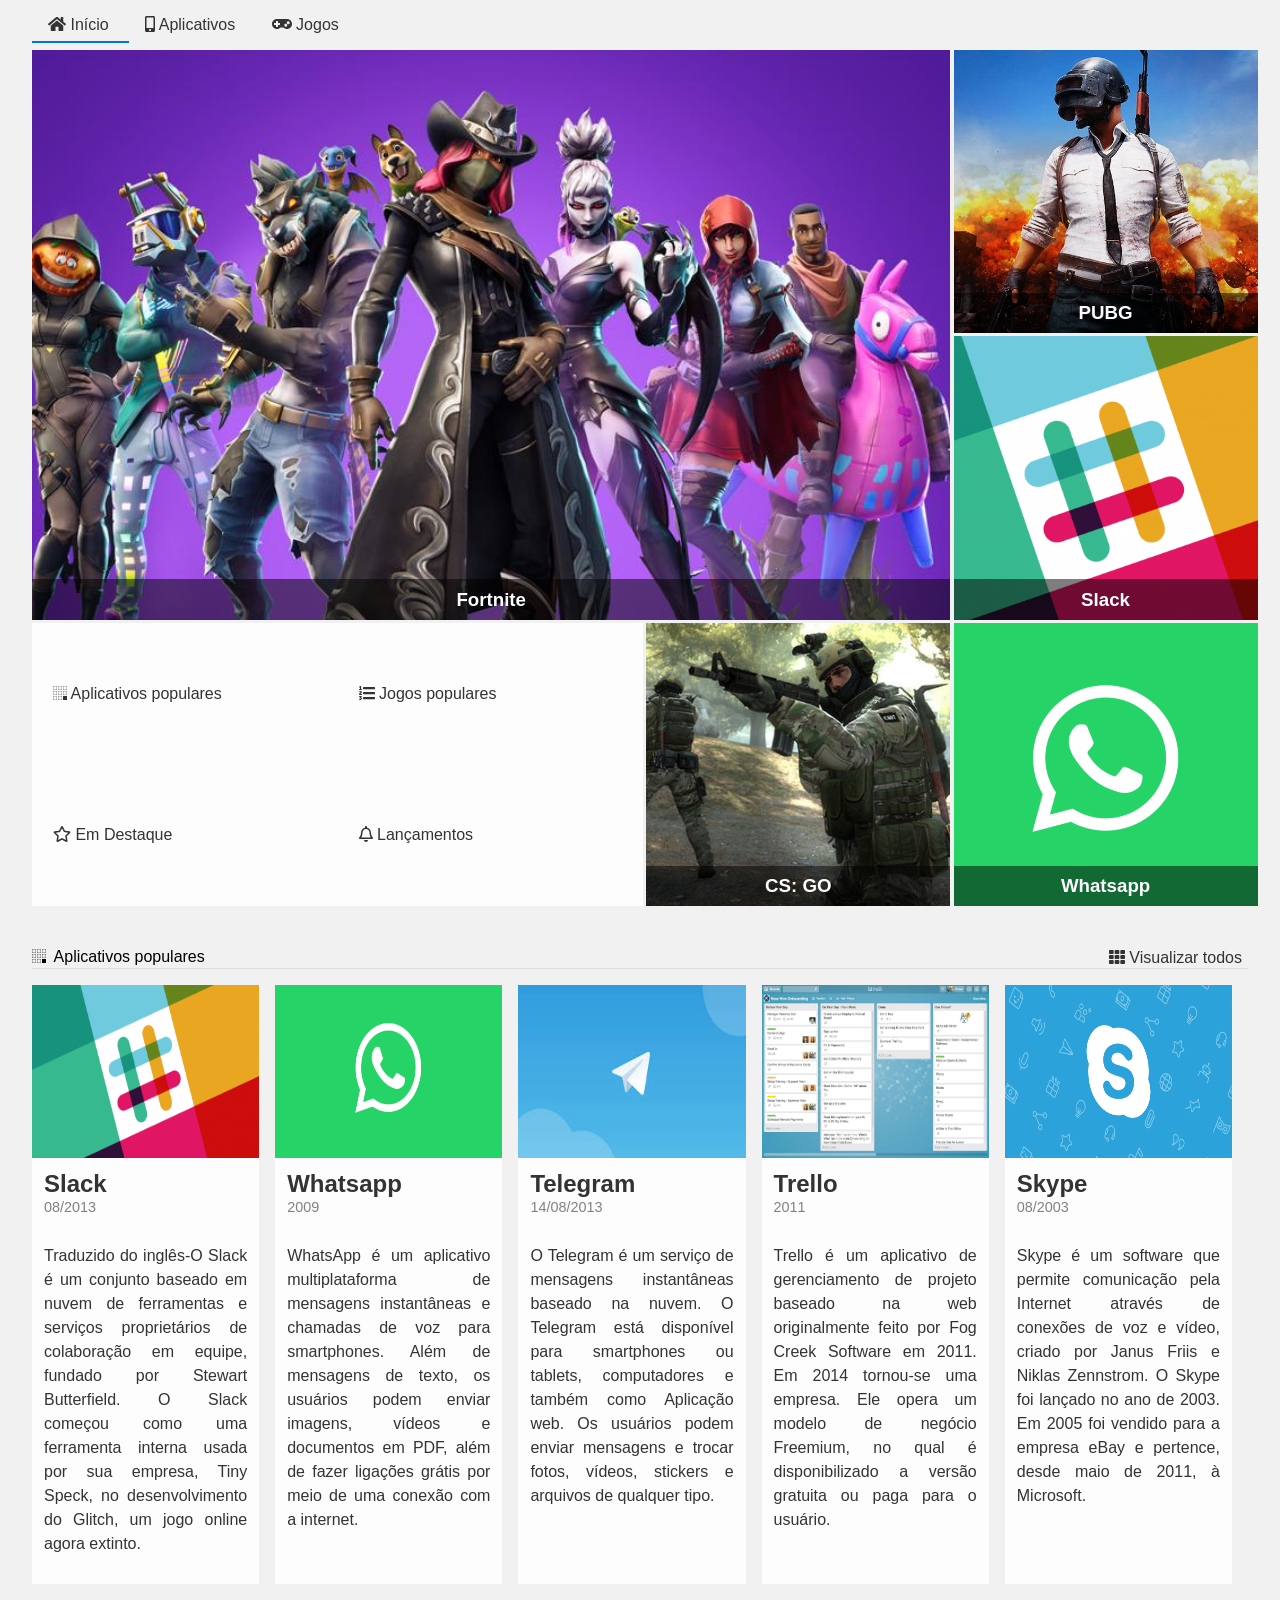
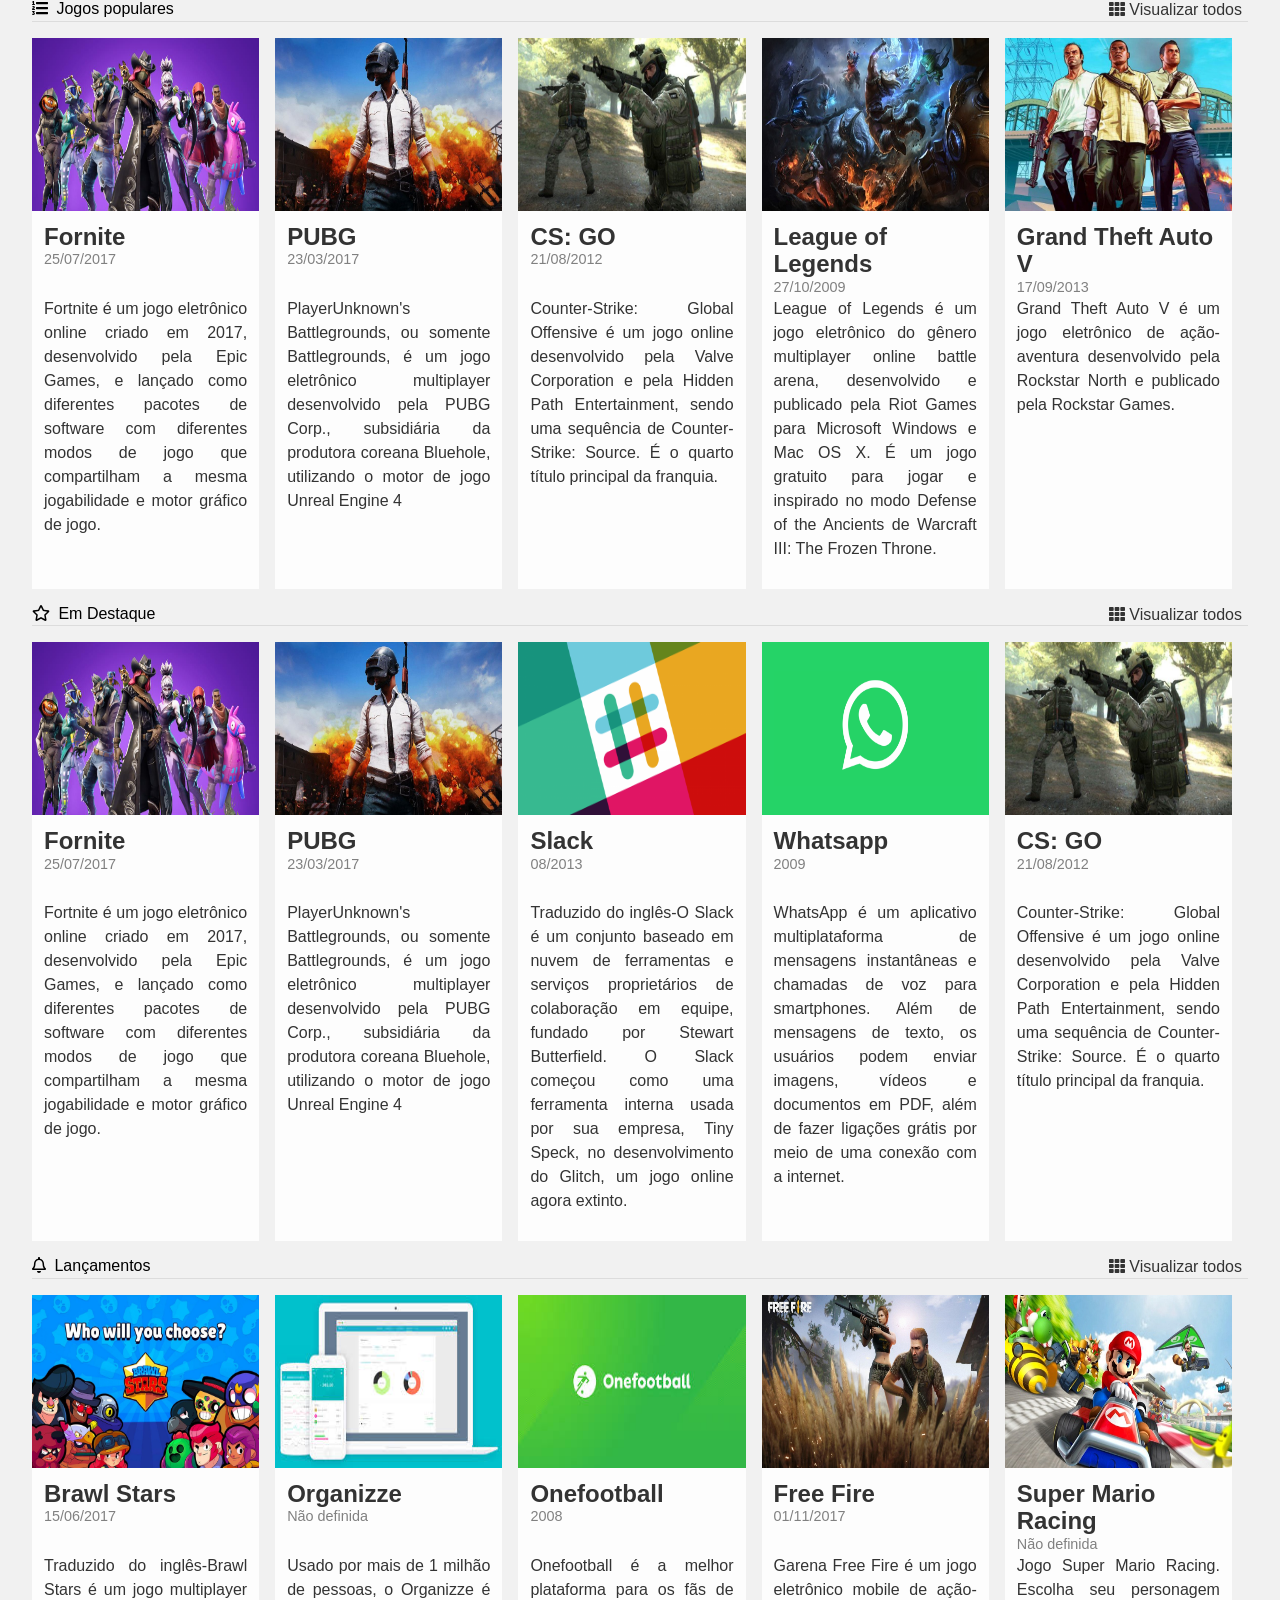
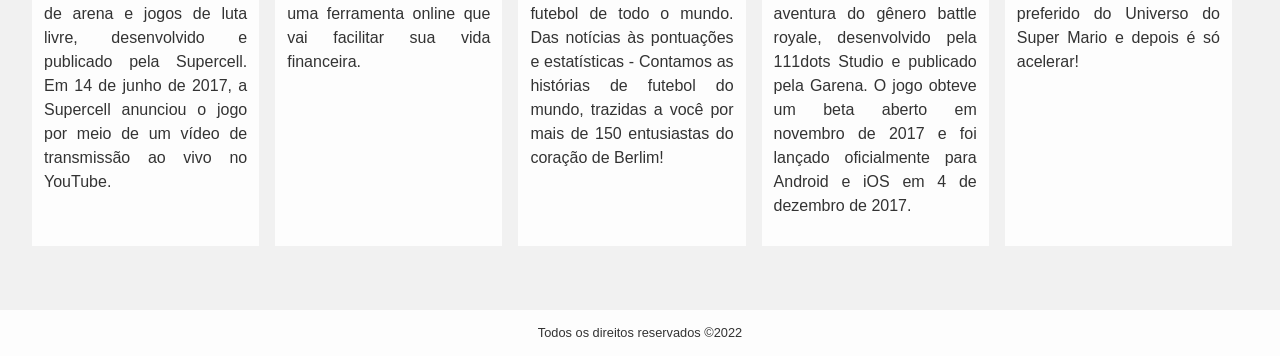
<file: alura-store/index.html>
<!DOCTYPE html>
<html lang="pt-br">
<head>
    <meta charset="UTF-8">
    <meta name="viewport" content="width=device-width, initial-scale=1.0">
    <meta http-equiv="X-UA-Compatible" content="ie=edge">
    <title>Alura Store | Baixe nossos aplicativos e jogos</title>
    <link href="./assets/css/normalize.css" rel="stylesheet">
    <link href="./assets/css/reset.css" rel="stylesheet">
    <link href="./assets/css/style.css" rel="stylesheet">
    <link href="./assets/css/destaques.css" rel="stylesheet">
    <link href="./assets/css/populares.css" rel="stylesheet">
    <link href="./assets/css/menu.css" rel="stylesheet">
    <link href="./assets/css/responsivo.css" rel="stylesheet">
</head>
<body class="app">
    <header class="cabecalho">
        <nav class="menu">
            <ul class="menu__lista">
                <li class="menu__item">
                    <a class="menu__link ativo" href="#">
                        <i class="fas fa-home"></i>
                        Início
                    </a>
                    <a class="menu__link" href="#">
                        <i class="fas fa-mobile-alt"></i>
                        Aplicativos</a>
                    <a class="menu__link" href="#">
                        <i class="fas fa-gamepad"></i>
                        Jogos
                    </a>
                </li>
            </ul>
        </nav>
    </header>
    <main class="conteudo">
        <section class="destaques">
            <div class="destaques__principal caixa">
                <h3 class="destaques__titulo">Fortnite</h3>
            </div>
            <div class="destaques__secundario caixa">
                <h3 class="destaques__titulo">PUBG</h3>
            </div>
            <div class="destaques__secundario caixa">
                <h3 class="destaques__titulo">Slack</h3>
            </div>
            <div class="destaques__secundario caixa">
                <h3 class="destaques__titulo">Whatsapp</h3>
            </div>
            <div class="destaques__secundario caixa">
                <h3 class="destaques__titulo">CS: GO</h3>
            </div>
            <div class="destaques__categorias">
                <ul class="destaques__categorias___lista">
                    <li class="destaques__categorias___item">
                        <a class="destaques__categorias___link" href="#">
                            <i class="destaques__categorias___icone fab fa-buromobelexperte"></i>
                            Aplicativos populares
                        </a>
                    </li>
                    <li class="destaques__categorias___item">
                        <a class="destaques__categorias___link" href="#">
                            <i class="fas fa-list-ol"></i>
                            Jogos populares
                        </a>
                    </li>
                    <li class="destaques__categorias___item">
                        <a class="destaques__categorias___link" href="#">
                            <i class="far fa-star"></i>
                            Em Destaque
                        </a>
                    </li>
                    <li class="destaques__categorias___item">
                        <a class="destaques__categorias___link" href="#">
                            <i class="far fa-bell"></i>
                            Lançamentos
                        </a>
                    </li>
                </ul>
            </div>
        </section>
        <section class="populares">
            <div class="populares__itens">
                <div class="populares__info">
                    <div class="populares__cabecalho">
                        <h4 class="populares__titulo">
                            <i class="populares__icone fab fa-buromobelexperte"></i>
                            Aplicativos populares
                        </h4>
                        <button class="populares__botao">
                            <i class="fas fa-th"></i>
                            Visualizar todos
                        </button>
                    </div>
                </div>
                <div class="populares__conteudo">
                    <div class="populares__card">
                        <img class="populares__card___imagem" src="./assets/img/slack.png">
                        <div class="populares__card___corpo">
                            <div class="populares__card___cabecalho">
                                <h5 class="populares__card___titulo">Slack</h5>
                                <time class="populares__card___data" datetime="2013-08-01">08/2013</time>
                            </div>
                            <div class="populares__card___descricao">
                                Traduzido do inglês-O Slack é um conjunto baseado em nuvem de ferramentas e serviços proprietários de colaboração em equipe, fundado por Stewart Butterfield. O Slack começou como uma ferramenta interna usada por sua empresa, Tiny Speck, no desenvolvimento do Glitch, um jogo online agora extinto.
                            </div>
                        </div>
                    </div>
                    <div class="populares__card">
                        <img class="populares__card___imagem" src="./assets/img/whatsapp.png">
                        <div class="populares__card___corpo">
                            <div class="populares__card___cabecalho">
                                <h5 class="populares__card___titulo">Whatsapp</h5>
                                <time class="populares__card___data" datetime="20090-01-01">2009</time>
                            </div>
                            <div class="populares__card___descricao">
                                WhatsApp é um aplicativo multiplataforma de mensagens instantâneas e chamadas de voz para smartphones. Além de mensagens de texto, os usuários podem enviar imagens, vídeos e documentos em PDF, além de fazer ligações grátis por meio de uma conexão com a internet.
                            </div>
                        </div>
                    </div>
                    <div class="populares__card">
                        <img class="populares__card___imagem" src="./assets/img/telegram.jpeg">
                        <div class="populares__card___corpo">
                            <div class="populares__card___cabecalho">
                                <h5 class="populares__card___titulo">Telegram</h5>
                                <time class="populares__card___data" datetime="2013-08-14">14/08/2013</time>
                            </div>
                            <div class="populares__card___descricao">
                                O Telegram é um serviço de mensagens instantâneas baseado na nuvem. O Telegram está disponível para smartphones ou tablets, computadores e também como Aplicação web. Os usuários podem enviar mensagens e trocar fotos, vídeos, stickers e arquivos de qualquer tipo.
                            </div>
                        </div>
                    </div>
                    <div class="populares__card">
                        <img class="populares__card___imagem" src="./assets/img/trello.jpg">
                        <div class="populares__card___corpo">
                            <div class="populares__card___cabecalho">
                                <h5 class="populares__card___titulo">Trello</h5>
                                <time class="populares__card___data" datetime="2011-01-01">2011</time>
                            </div>
                            <div class="populares__card___descricao">
                                Trello é um aplicativo de gerenciamento de projeto baseado na web originalmente feito por Fog Creek Software em 2011. Em 2014 tornou-se uma empresa. Ele opera um modelo de negócio Freemium, no qual é disponibilizado a versão gratuita ou paga para o usuário.
                            </div>
                        </div>
                    </div>
                    <div class="populares__card">
                        <img class="populares__card___imagem" src="./assets/img/skype.png">
                        <div class="populares__card___corpo">
                            <div class="populares__card___cabecalho">
                                <h5 class="populares__card___titulo">Skype</h5>
                                <time class="populares__card___data" datetime="2003-08-01">08/2003</time>
                            </div>
                            <div class="populares__card___descricao">
                                Skype é um software que permite comunicação pela Internet através de conexões de voz e vídeo, criado por Janus Friis e Niklas Zennstrom. O Skype foi lançado no ano de 2003. Em 2005 foi vendido para a empresa eBay e pertence, desde maio de 2011, à Microsoft.
                            </div>
                        </div>
                    </div>
                </div>
            </div>
            <div class="populares__itens">
                <div class="populares__info">
                    <div class="populares__cabecalho">
                        <h4 class="populares__titulo">
                            <i class="populares__icone fas fa-list-ol"></i>
                            Jogos populares
                        </h4>
                        <button class="populares__botao">
                            <i class="fas fa-th"></i>
                            Visualizar todos
                        </button>
                    </div>
                </div>
                <div class="populares__conteudo">
                    <div class="populares__card">
                        <img class="populares__card___imagem" src="./assets/img/fortnite.jpg">
                        <div class="populares__card___corpo">
                            <div class="populares__card___cabecalho">
                                <h5 class="populares__card___titulo">Fornite</h5>
                                <time class="populares__card___data" datetime="2017-07-25">25/07/2017</time>
                            </div>
                            <div class="populares__card___descricao">
                                Fortnite é um jogo eletrônico online criado em 2017, desenvolvido pela Epic Games, e lançado como diferentes pacotes de software com diferentes modos de jogo que compartilham a mesma jogabilidade e motor gráfico de jogo.
                            </div>
                        </div>
                    </div>
                    <div class="populares__card">
                        <img class="populares__card___imagem" src="./assets/img/pubg.jpg">
                        <div class="populares__card___corpo">
                            <div class="populares__card___cabecalho">
                                <h5 class="populares__card___titulo">PUBG</h5>
                                <time class="populares__card___data" datetime="2017-03-23">23/03/2017</time>
                            </div>
                            <div class="populares__card___descricao">
                                PlayerUnknown's Battlegrounds, ou somente Battlegrounds, é um jogo eletrônico multiplayer desenvolvido pela PUBG Corp., subsidiária da produtora coreana Bluehole, utilizando o motor de jogo Unreal Engine 4
                            </div>
                        </div>
                    </div>
                    <div class="populares__card">
                        <img class="populares__card___imagem" src="./assets/img/cs-go.jpg">
                        <div class="populares__card___corpo">
                            <div class="populares__card___cabecalho">
                                <h5 class="populares__card___titulo">CS: GO</h5>
                                <time class="populares__card___data" datetime="2012-08-21">21/08/2012</time>
                            </div>
                            <div class="populares__card___descricao">
                                Counter-Strike: Global Offensive é um jogo online desenvolvido pela Valve Corporation e pela Hidden Path Entertainment, sendo uma sequência de Counter-Strike: Source. É o quarto título principal da franquia.
                            </div>
                        </div>
                    </div>
                    <div class="populares__card">
                        <img class="populares__card___imagem" src="./assets/img/lol.jpg">
                        <div class="populares__card___corpo">
                            <div class="populares__card___cabecalho">
                                <h5 class="populares__card___titulo">League of Legends</h5>
                                <time class="populares__card___data" datetime="2009-10-27">27/10/2009</time>
                            </div>
                            <div class="populares__card___descricao">
                                League of Legends é um jogo eletrônico do gênero multiplayer online battle arena, desenvolvido e publicado pela Riot Games para Microsoft Windows e Mac OS X. É um jogo gratuito para jogar e inspirado no modo Defense of the Ancients de Warcraft III: The Frozen Throne.
                            </div>
                        </div>
                    </div>
                    <div class="populares__card">
                        <img class="populares__card___imagem" src="./assets/img/gta-v.jpg">
                        <div class="populares__card___corpo">
                            <div class="populares__card___cabecalho">
                                <h5 class="populares__card___titulo">Grand Theft Auto V</h5>
                                <time class="populares__card___data" datetime="2013-09-17">17/09/2013</time>
                            </div>
                            <div class="populares__card___descricao">
                                Grand Theft Auto V é um jogo eletrônico de ação-aventura desenvolvido pela Rockstar North e publicado pela Rockstar Games.
                            </div>
                        </div>
                    </div>
                </div>
            </div>
            <div class="populares__itens">
                <div class="populares__info">
                    <div class="populares__cabecalho">
                        <h4 class="populares__titulo">
                            <i class="populares__icone far fa-star"></i>
                            Em Destaque
                        </h4>
                        <button class="populares__botao">
                            <i class="fas fa-th"></i>
                            Visualizar todos
                        </button>
                    </div>
                </div>
                <div class="populares__conteudo">
                    <div class="populares__card">
                        <img class="populares__card___imagem" src="./assets/img/fortnite.jpg">
                        <div class="populares__card___corpo">
                            <div class="populares__card___cabecalho">
                                <h5 class="populares__card___titulo">Fornite</h5>
                                <time class="populares__card___data" datetime="2017-07-25">25/07/2017</time>
                            </div>
                            <div class="populares__card___descricao">
                                Fortnite é um jogo eletrônico online criado em 2017, desenvolvido pela Epic Games, e lançado como diferentes pacotes de software com diferentes modos de jogo que compartilham a mesma jogabilidade e motor gráfico de jogo.
                            </div>
                        </div>
                    </div>
                    <div class="populares__card">
                        <img class="populares__card___imagem" src="./assets/img/pubg.jpg">
                        <div class="populares__card___corpo">
                            <div class="populares__card___cabecalho">
                                <h5 class="populares__card___titulo">PUBG</h5>
                                <time class="populares__card___data" datetime="2017-03-23">23/03/2017</time>
                            </div>
                            <div class="populares__card___descricao">
                                PlayerUnknown's Battlegrounds, ou somente Battlegrounds, é um jogo eletrônico multiplayer desenvolvido pela PUBG Corp., subsidiária da produtora coreana Bluehole, utilizando o motor de jogo Unreal Engine 4
                            </div>
                        </div>
                    </div>
                    <div class="populares__card">
                        <img class="populares__card___imagem" src="./assets/img/slack.png">
                        <div class="populares__card___corpo">
                            <div class="populares__card___cabecalho">
                                <h5 class="populares__card___titulo">Slack</h5>
                                <time class="populares__card___data" datetime="2013-08-01">08/2013</time>
                            </div>
                            <div class="populares__card___descricao">
                                Traduzido do inglês-O Slack é um conjunto baseado em nuvem de ferramentas e serviços proprietários de colaboração em equipe, fundado por Stewart Butterfield. O Slack começou como uma ferramenta interna usada por sua empresa, Tiny Speck, no desenvolvimento do Glitch, um jogo online agora extinto.
                            </div>
                        </div>
                    </div>
                    <div class="populares__card">
                        <img class="populares__card___imagem" src="./assets/img/whatsapp.png">
                        <div class="populares__card___corpo">
                            <div class="populares__card___cabecalho">
                                <h5 class="populares__card___titulo">Whatsapp</h5>
                                <time class="populares__card___data" datetime="20090-01-01">2009</time>
                            </div>
                            <div class="populares__card___descricao">
                                WhatsApp é um aplicativo multiplataforma de mensagens instantâneas e chamadas de voz para smartphones. Além de mensagens de texto, os usuários podem enviar imagens, vídeos e documentos em PDF, além de fazer ligações grátis por meio de uma conexão com a internet.
                            </div>
                        </div>
                    </div>
                    <div class="populares__card">
                        <img class="populares__card___imagem" src="./assets/img/cs-go.jpg"> 
                        <div class="populares__card___corpo">
                            <div class="populares__card___cabecalho">
                                <h5 class="populares__card___titulo">CS: GO</h5>
                                <time class="populares__card___data" datetime="2012-08-21">21/08/2012</time>
                            </div>
                            <div class="populares__card___descricao">
                                Counter-Strike: Global Offensive é um jogo online desenvolvido pela Valve Corporation e pela Hidden Path Entertainment, sendo uma sequência de Counter-Strike: Source. É o quarto título principal da franquia.
                            </div>
                        </div>
                    </div>
                </div>
            </div>
            <div class="populares__itens">
                <div class="populares__info">
                    <div class="populares__cabecalho">
                        <h4 class="populares__titulo">
                            <i class="populares__icone far fa-bell"></i>
                            Lançamentos
                        </h4>
                        <button class="populares__botao">
                            <i class="fas fa-th"></i>
                            Visualizar todos
                        </button>
                    </div>
                </div>
                <div class="populares__conteudo">
                    <div class="populares__card">
                        <img class="populares__card___imagem" src="./assets/img/brawl-stars.jpg"> 
                        <div class="populares__card___corpo">
                            <div class="populares__card___cabecalho">
                                <h5 class="populares__card___titulo">Brawl Stars</h5>
                                <time class="populares__card___data" datetime="2017-06-15">15/06/2017</time>
                            </div>
                            <div class="populares__card___descricao">
                                Traduzido do inglês-Brawl Stars é um jogo multiplayer de arena e jogos de luta livre, desenvolvido e publicado pela Supercell. Em 14 de junho de 2017, a Supercell anunciou o jogo por meio de um vídeo de transmissão ao vivo no YouTube.
                            </div>
                        </div>
                    </div>
                    <div class="populares__card">
                        <img class="populares__card___imagem" src="./assets/img/organizze.jpeg"> 
                        <div class="populares__card___corpo">
                            <div class="populares__card___cabecalho">
                                <h5 class="populares__card___titulo">Organizze</h5>
                                <time class="populares__card___data" datetime="">Não definida</time>
                            </div>
                            <div class="populares__card___descricao">
                                Usado por mais de 1 milhão de pessoas, o Organizze é uma ferramenta online que vai facilitar sua vida financeira.  
                            </div>
                        </div>
                    </div>
                    <div class="populares__card">
                        <img class="populares__card___imagem" src="./assets/img/onefotball.jpeg"> 
                        <div class="populares__card___corpo">
                            <div class="populares__card___cabecalho">
                                <h5 class="populares__card___titulo">Onefootball</h5>
                                <time class="populares__card___data" datetime="2008-01-01">2008</time>
                            </div>
                            <div class="populares__card___descricao">
                                Onefootball é a melhor plataforma para os fãs de futebol de todo o mundo. Das notícias às pontuações e estatísticas - Contamos as histórias de futebol do mundo, trazidas a você por mais de 150 entusiastas do coração de Berlim!
                            </div>
                        </div>
                    </div>
                    <div class="populares__card">
                        <img class="populares__card___imagem" src="./assets/img/free-fire.jpg"> 
                        <div class="populares__card___corpo">
                            <div class="populares__card___cabecalho">
                                <h5 class="populares__card___titulo">Free Fire</h5>
                                <time class="populares__card___data" datetime="2017-11-01">01/11/2017</time>
                            </div>
                            <div class="populares__card___descricao">
                                Garena Free Fire é um jogo eletrônico mobile de ação-aventura do gênero battle royale, desenvolvido pela 111dots Studio e publicado pela Garena. O jogo obteve um beta aberto em novembro de 2017 e foi lançado oficialmente para Android e iOS em 4 de dezembro de 2017.
                            </div>
                        </div>
                    </div>
                    <div class="populares__card">
                        <img class="populares__card___imagem" src="./assets/img/mario-kart.jpg"> 
                        <div class="populares__card___corpo">
                            <div class="populares__card___cabecalho">
                                <h5 class="populares__card___titulo">Super Mario Racing</h5>
                                <time class="populares__card___data" datetime="">Não definida</time>
                            </div>
                            <div class="populares__card___descricao">
                                Jogo Super Mario Racing. Escolha seu personagem preferido do Universo do Super Mario e depois é só acelerar!
                            </div>
                        </div>
                    </div>
                </div>
            </div>
        </section>
    </main>
    <footer class="rodape">Todos os direitos reservados &copy;2022</footer>
    <script src="./assets/js/fontawesome.all.min.js"></script>
</body>
</html>
</file>
<file: alura-store/assets/css/style.css>
.app {
    background: #f1f1f1;
    display: grid;
    grid-template-areas: 
        "cabecalho"
        "conteudo"
        "rodape";
    grid-template-columns: auto;
    grid-template-rows: 50px auto auto;
    font-family: Arial, Helvetica, sans-serif;
}

.cabecalho {
    display: flex;
    align-items: center;
    padding: 0 2rem;
    grid-area: cabecalho;
}
 
.conteudo {
    grid-area: conteudo;
    padding: 0 2rem;
}

.rodape {
    background: #fdfdfd;
    color: #333333;
    font-size: .8rem;
    grid-area: rodape;
    padding: 1rem;
    text-align: center;
}
</file>
<file: alura-store/assets/css/destaques.css>
.caixa {
    align-items: flex-end;
    background: #dcdcdc;
    display: flex;
    justify-content: center;
}

.destaques {
    display: grid;
    grid-template-columns: 25% 25% 25% 25%;
    grid-template-rows: 33.33% 33.33% 33.33%;
    height: calc(100vh - 50px);
    gap: .2rem;
}

.destaques__titulo {
    background: rgba(0, 0, 0, .5);
    color: #fdfdfd;
    padding: .6rem;
    text-align: center;
    width: 100%;

}

.destaques__principal {
    background: url('../img/fortnite.jpg') center / cover no-repeat;
    grid-row: 1 / 3;
}
.destaques__secundario:nth-child(2) {
    background: url('../img/pubg.jpg') center / cover no-repeat;
}

.destaques__secundario:nth-child(3) {
    background: url('../img/slack.png') center / cover no-repeat;
}

.destaques__secundario:nth-child(4) {
    background: url('../img/whatsapp.png') center / cover no-repeat;
}

.destaques__secundario:nth-child(5) {
    background: url('../img/cs-go.jpg') center / cover no-repeat;
}

.destaques__categorias {
    grid-row: 3 / 3;
}

.destaques__categorias___lista {
    display: flex;
    flex-wrap: wrap;
    height: 100%;
    justify-content: space-between;
}

.destaques__categorias___item {
    align-items: center;
    background: #fdfdfd;
    border-left: 5px solid transparent;
    color: #333333;
    display: flex;
    padding: 1rem;
    width: 50%;
}

.destaques__categorias___link {
    color: inherit;
}
</file>
<file: alura-store/assets/css/populares.css>
.populares {
    padding: 3rem 0;
}

.populares__conteudo {
    display: flex;
    flex-wrap: wrap;
    grid-area: conteudo;
    padding: 1rem 0;
}

.populares__card {
    background: #fdfdfd;
    display: grid;
    grid-template-areas: 
        "card-imagem"
        "card-corpo";
    grid-template-columns: 100%;
}

.populares__card:last-child {
    margin-right: 0;
}

.populares__card___imagem {
    grid-area: card-imagem;
    height: 100%;
    width: 100%;
}

.populares__card___corpo {
    display: grid;
    grid-area: card-corpo;
    row-gap: .5rem;
    grid-template-areas: 
        "card-cabecalho"
        "card-conteudo";
    grid-template-rows: 50px auto;
    padding: .75rem;
}

.populares__card___titulo {
    font-size: 1.5rem;
    color: #333333;
}

.populares__card___data {
    font-size: .9rem;
    color: #808080;
}

.populares__card___descricao {
    color: #333333;
    line-height: 1.5;
    margin: 1rem 0;
    text-align: justify;
}

.populares__titulo {
    font-weight: 500;
}

.populares__icone {
    margin-right: .25rem;
}

.populares__cabecalho {
    border-bottom: 1px solid #dcdcdc;
    display: flex;
    justify-content: space-between;
}

.populares__botao {
    background: transparent;
    border: none;
    color: #333333;
}
</file>
<file: alura-store/assets/css/menu.css>
.menu__link {
    color: #333333;
    padding: .5rem 1rem;
}

.menu__link:hover, .menu__link.ativo {
    border-bottom: 2px solid #0073e6;
}
</file>
<file: alura-store/assets/css/responsivo.css>
@media screen and (min-width: 0) {
    .destaques__principal, .destaques__categorias {
        grid-column: 1 / 5;
    }

    .destaques__secundario:nth-child(2) {
        display: none;
        grid-column: none;
        grid-row: none;
    }

    .destaques__secundario:nth-child(3) {
        display: none;
        grid-column: none;
        grid-row: none;
    }

    .destaques__secundario:nth-child(4) {
        display: none;
        grid-column: none;
        grid-row: none;
    }

    .destaques__secundario:nth-child(5) {
        display: none;
        grid-column: none;
        grid-row: none;
    }
    
    .populares__conteudo {
        flex-direction: column;
    }

    .populares__card {
        grid-template-rows: 150px auto;
        margin-bottom: 3rem;
        margin-right: 0;
        width: 100%;
    }
}

@media screen and (min-width: 768px) {
    .destaques__principal {
        grid-column: 1 / 4;
    }

    .destaques__secundario:nth-child(2) {
        display: flex;
        grid-column: 4 / 4;
        grid-row: 1 / 1;
    }

    .destaques__secundario:nth-child(3) {
        display: flex;
        grid-column: 4 / 4;
        grid-row: 2 / 2;
    }

    .destaques__secundario:nth-child(4) {
        display: flex;
        grid-column: 4 / 4;
        grid-row: 3 / 3;
    }

    .destaques__secundario:nth-child(5) {
        display: flex;
        grid-column: 3 / 3;
        grid-row: 3 / 3;
    }

    .destaques__categorias {
        grid-column: 1 / 3;
    }
    
    .populares__conteudo {
        flex-direction: row;
    }

    .populares__card {
        grid-template-rows: 173px auto;
        margin-bottom: 3rem;
        margin-right: 1rem;
        width: calc(50% - 1rem);
    }
}

@media screen and (min-width: 992px) {
    .populares__card {
        width: calc(33.33% - 1rem);
    }
}

@media screen and (min-width: 1200px) {
    .populares__card {
        margin-bottom: 0;
        width: calc(20% - 1rem);
    }
}
</file>
